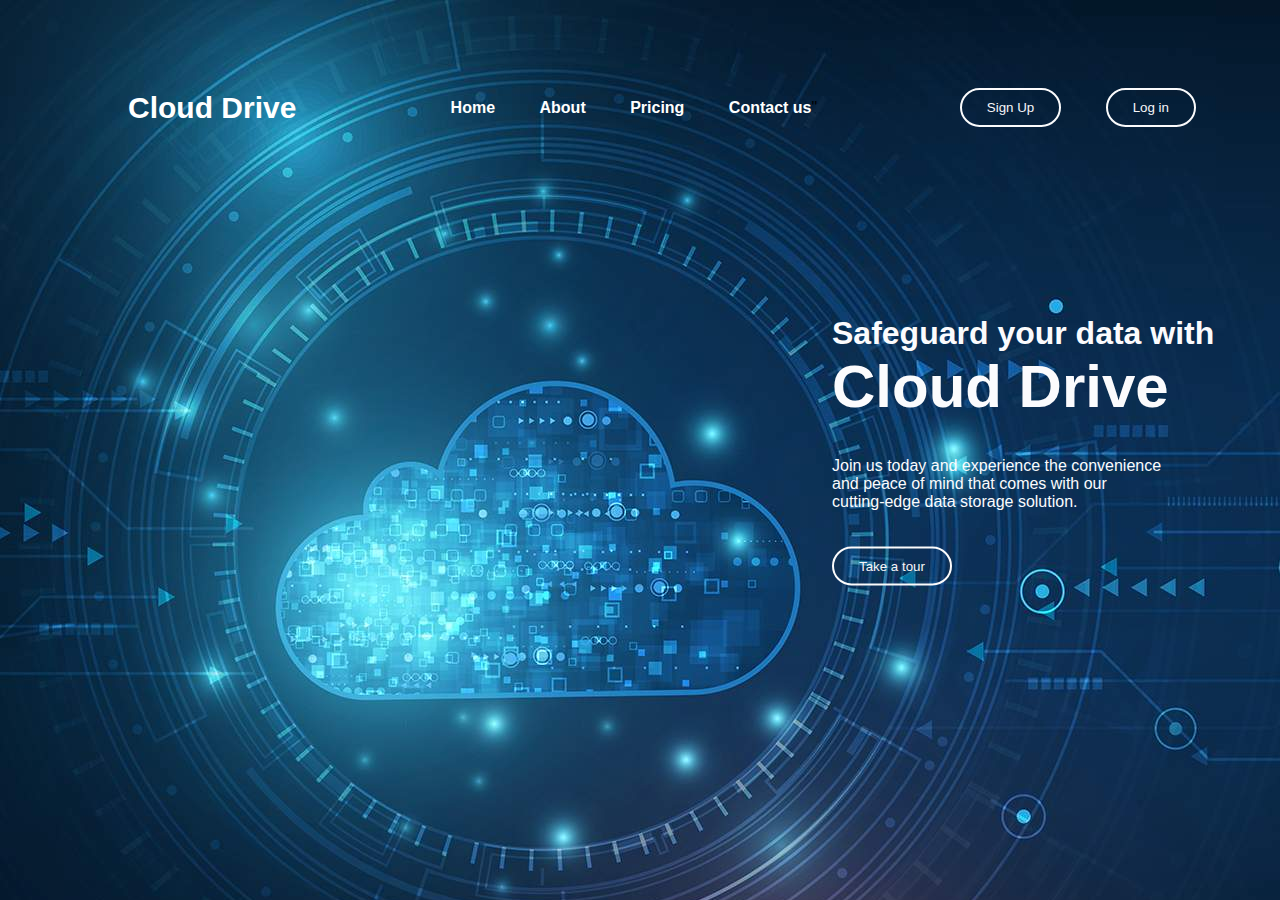
<file: index.html>
<html>
    <head>
        <title>Home Page</title>
        <link rel="stylesheet" href="style.css">
    </head>
    <body style="background-color: antiquewhite; background-image: url(types-of-cloud.jpg);">
    <div class="hero">
        <nav>
           <h1 class="logo" style="color: white ; font-size: 30px;">Cloud Drive</h1>
            <ul>
                <li><a href = "Home.html">Home</a></li>
                <li><a href = "about.html">About</a> </li>
                <li><a href = "services.html">Pricing</a> </li>
                <li><a href = "ContactUs.html">Contact us</a>" </li>
            </ul>
            <ul>
                <li><a href="login-form.html"><button type="button">Sign Up</button></a></li>
                <li><a href="login-form.html"><button type="button">Log in</button></a></li>
            </ul>
        </nav>
     </div>
    <div class="content">
            <h1>Safeguard your data with  </h1>
            <h1 style="font-size: 60;">Cloud Drive</h1>
            <br>
            <br>
            <p>Join us today and experience the convenience <br>and peace of mind that comes with our <br>cutting-edge data storage solution.

            </p>
            <br>
            <br>
            <a href="about.html"><button type="button">Take a tour</button></a>
    </div>

    </div>
    
    </body>

</html>
</file>
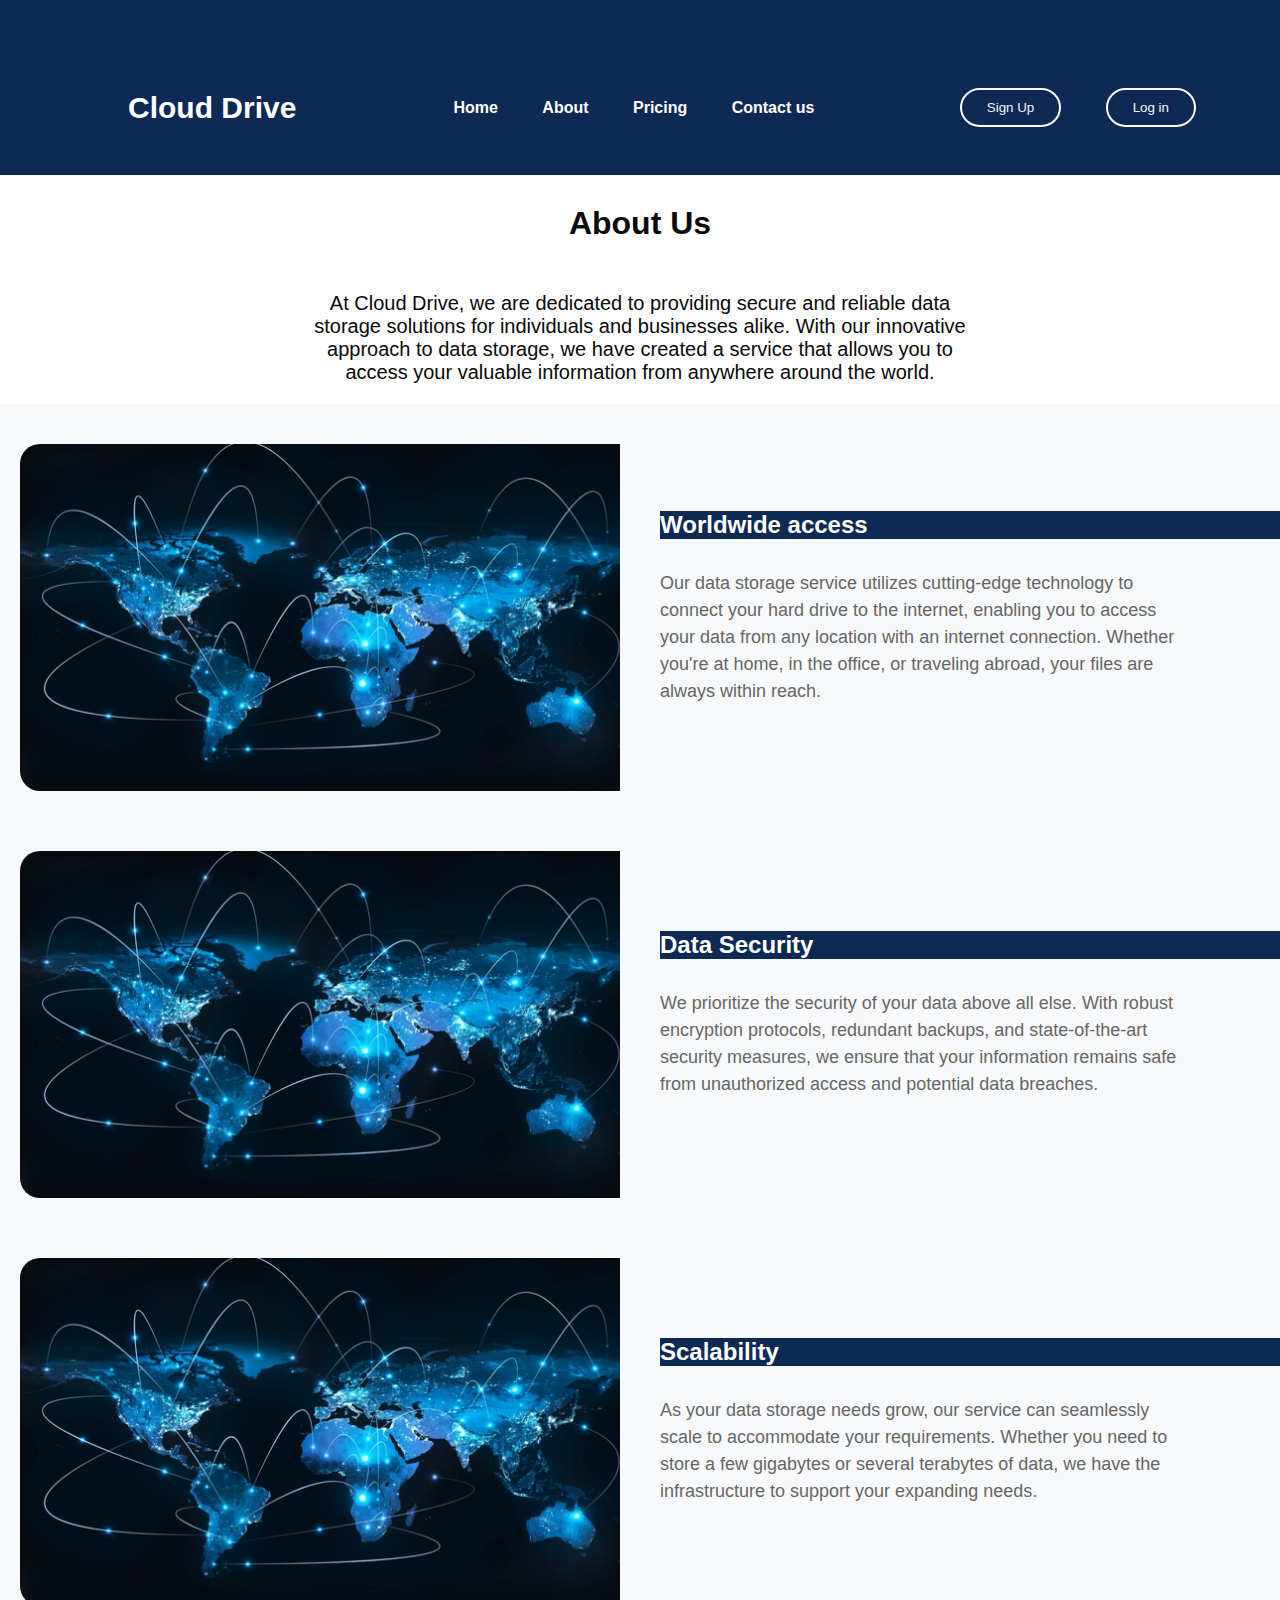
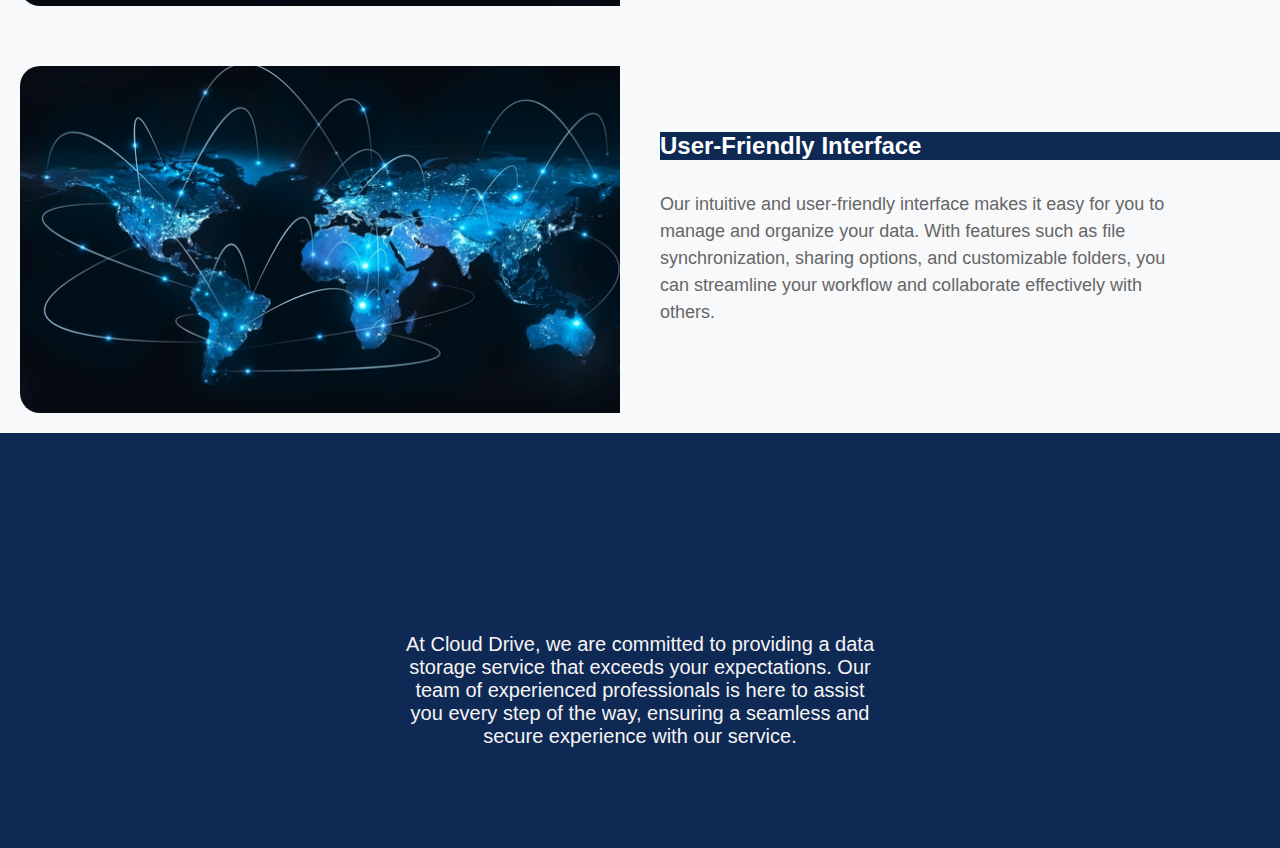
<file: about.html>
<HTML>
    <head>
        <title>About Us</title>
        <link rel="stylesheet" href="style.css">
    </head>
    <body class="about-body" >
        <nav>
            <h1 class="logo" style="color: white ; font-size: 30px;">Cloud Drive</h1>
             <ul>
                 <li><a href = "index.html">Home</a></li>
                 <li><a href = "about.html">About</a> </li>
                 <li><a href = "services.html">Pricing</a> </li>
                 <li><a href = "ContactUs.html">Contact us</a></li>
             </ul>
             <ul>
                 <li><a href="login-form.html"><button type="button">Sign Up</button></a></li>
                 <li><a href="login-form.html"><button type="button">Log in</button></a></li>
             </ul>
             
         </nav>
        <div class="heading" style=" background-color: white;">
            <h1>About Us</h1>
            <p>At Cloud Drive,
                 we are dedicated to providing
                  secure and reliable data 
                  storage solutions for
                   individuals and businesses 
                   alike. With our innovative 
                   approach to data storage,
                    we have created a service 
                    that allows you to access 
                    your valuable information 
                    from anywhere around the 
                    world.
            </p>
        </div>
        <div class="container1">
            <section class="about">
                <div class="about-image">
                    <img src="download.jpeg">
                 </div>
                 <div class="about-content">
                    <h2>Worldwide access</h2>
                    <p>
                        Our data storage service utilizes cutting-edge technology to connect your
                         hard drive to the internet, enabling you to access your data from any location with an internet connection. Whether you're at home,
                         in the office, or traveling abroad, your files are always within reach.
                    </p>
                 </div>
            </section>
            <section class="about">
                <div class="about-image">
                    <img src="download.jpeg">
                 </div>
                 <div class="about-content">
                    <h2>Data Security</h2>
                    <p>
                        We prioritize the security of your data above all else. With robust encryption protocols, 
                        redundant backups, and state-of-the-art security measures, 
                        we ensure that your information remains safe from unauthorized access and potential data breaches.
                    </p>
                 </div>
            </section>
            <section class="about">
                <div class="about-image">
                    <img src="download.jpeg">
                 </div>
                 <div class="about-content">
                    <h2>Scalability</h2>
                    <p>
                        As your data storage needs grow, our service can seamlessly scale to accommodate your requirements.
                         Whether you need to store a few gigabytes or several terabytes of data, we have the 
                         infrastructure to support your expanding needs.
                    </p>
                 </div>
            </section>
            <section class="about">
                <div class="about-image">
                    <img src="download.jpeg">
                 </div>
                 <div class="about-content">
                    <h2>User-Friendly Interface</h2>
                    <p>
                        Our intuitive and user-friendly interface makes it easy for you to manage and organize 
                        your data. With features such as file synchronization, 
                        sharing options, and customizable folders, you can streamline your 
                        workflow and collaborate effectively with others.
                    </p>
                 </div>
            </section>
        </div>
        <div class="last-section">
            <p>At Cloud Drive, we are committed to providing a data storage service that exceeds your expectations. Our team of experienced
                 professionals is here to assist you every step of the way, ensuring a seamless and secure experience with our service.
            </p>
        </div>
    </body>
</HTML>
</file>
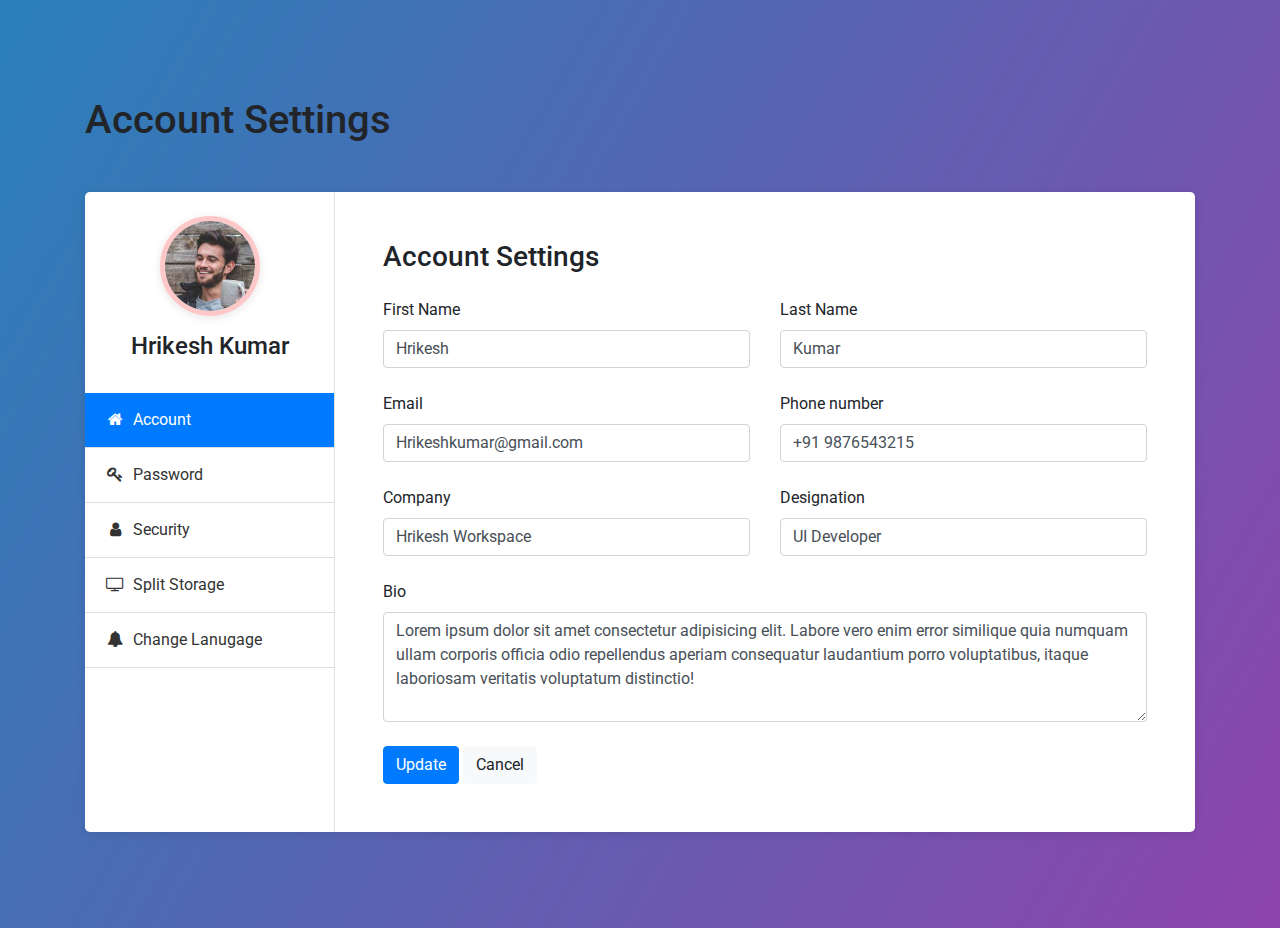
<file: account-setting.html>
<!DOCTYPE html>
<html lang="en">
<head>
	<meta charset="UTF-8">
	<title>Account Settings UI Design</title>
	<meta content="width=device-width, initial-scale=1, maximum-scale=1, user-scalable=no" name="viewport">
	<link rel="stylesheet" type="text/css" href="https://stackpath.bootstrapcdn.com/bootstrap/4.3.1/css/bootstrap.min.css">
	<link rel="stylesheet" href="https://stackpath.bootstrapcdn.com/font-awesome/4.7.0/css/font-awesome.min.css">
	<link rel="stylesheet" type="text/css" href="style2.css">
</head>
<body>
	<section class="py-5 my-5">
		<div class="container">
			<h1 class="mb-5">Account Settings</h1>
			<div class="bg-white shadow rounded-lg d-block d-sm-flex">
				<div class="profile-tab-nav border-right">
					<div class="p-4">
						<div class="img-circle text-center mb-3">
							<img src="hrikesh.jpg" alt="Image" class="shadow">
						</div>
						<h4 class="text-center">Hrikesh Kumar</h4>
					</div>
					<div class="nav flex-column nav-pills" id="v-pills-tab" role="tablist" aria-orientation="vertical">
						<a class="nav-link active" id="account-tab" data-toggle="pill" href="#account" role="tab" aria-controls="account" aria-selected="true">
							<i class="fa fa-home text-center mr-1"></i> 
							Account
						</a>
						<a class="nav-link" id="password-tab" data-toggle="pill" href="#password" role="tab" aria-controls="password" aria-selected="false">
							<i class="fa fa-key text-center mr-1"></i> 
							Password
						</a>
						<a class="nav-link" id="security-tab" data-toggle="pill" href="#security" role="tab" aria-controls="security" aria-selected="false">
							<i class="fa fa-user text-center mr-1"></i> 
							Security
						</a>
						<a class="nav-link" id="application-tab" data-toggle="pill" href="#application" role="tab" aria-controls="application" aria-selected="false">
							<i class="fa fa-tv text-center mr-1"></i> 
							Split Storage
						</a>
						<a class="nav-link" id="notification-tab" data-toggle="pill" href="#notification" role="tab" aria-controls="notification" aria-selected="false">
							<i class="fa fa-bell text-center mr-1"></i> 
							Change Lanugage
						</a>
						
					</div>
				</div>
				<div class="tab-content p-4 p-md-5" id="v-pills-tabContent">
					<div class="tab-pane fade show active" id="account" role="tabpanel" aria-labelledby="account-tab">
						<h3 class="mb-4">Account Settings</h3>
						<div class="row">
							<div class="col-md-6">
								<div class="form-group">
								  	<label>First Name</label>
								  	<input type="text" class="form-control" value="Hrikesh">
								</div>
							</div>
							<div class="col-md-6">
								<div class="form-group">
								  	<label>Last Name</label>
								  	<input type="text" class="form-control" value="Kumar">
								</div>
							</div>
							<div class="col-md-6">
								<div class="form-group">
								  	<label>Email</label>
								  	<input type="text" class="form-control" value="Hrikeshkumar@gmail.com">
								</div>
							</div>
							<div class="col-md-6">
								<div class="form-group">
								  	<label>Phone number</label>
								  	<input type="text" class="form-control" value="+91 9876543215">
								</div>
							</div>
							<div class="col-md-6">
								<div class="form-group">
								  	<label>Company</label>
								  	<input type="text" class="form-control" value="Hrikesh Workspace">
								</div>
							</div>
							<div class="col-md-6">
								<div class="form-group">
								  	<label>Designation</label>
								  	<input type="text" class="form-control" value="UI Developer">
								</div>
							</div>
							<div class="col-md-12">
								<div class="form-group">
								  	<label>Bio</label>
									<textarea class="form-control" rows="4">Lorem ipsum dolor sit amet consectetur adipisicing elit. Labore vero enim error similique quia numquam ullam corporis officia odio repellendus aperiam consequatur laudantium porro voluptatibus, itaque laboriosam veritatis voluptatum distinctio!</textarea>
								</div>
							</div>
						</div>
						<div>
							<button class="btn btn-primary">Update</button>
							<button class="btn btn-light">Cancel</button>
						</div>
					</div>
					<div class="tab-pane fade" id="password" role="tabpanel" aria-labelledby="password-tab">
						<h3 class="mb-4">Password Settings</h3>
						<div class="row">
							<div class="col-md-6">
								<div class="form-group">
								  	<label>Old password</label>
								  	<input type="password" class="form-control">
								</div>
							</div>
						</div>
						<div class="row">
							<div class="col-md-6">
								<div class="form-group">
								  	<label>New password</label>
								  	<input type="password" class="form-control">
								</div>
							</div>
							<div class="col-md-6">
								<div class="form-group">
								  	<label>Confirm new password</label>
								  	<input type="password" class="form-control">
								</div>
							</div>
						</div>
						<div>
							<button class="btn btn-primary">Update</button>
							<button class="btn btn-light">Cancel</button>
						</div>
					</div>
					<div class="tab-pane fade" id="security" role="tabpanel" aria-labelledby="security-tab">
						<h3 class="mb-4">Security Settings</h3>
						<div class="row">
							<div class="col-md-6">
								<div class="form-group">
								  	<label>Login</label>
								  	<input type="text" class="form-control">
								</div>
							</div>
							<div class="col-md-6">
								<div class="form-group">
								  	<label>Two-factor auth</label>
								  	<input type="text" class="form-control">
								</div>
							</div>
							<div class="col-md-6">
								<div class="form-group">
									<div class="form-check">
										<input class="form-check-input" type="checkbox" value="" id="recovery">
										<label class="form-check-label" for="recovery">
										Recovery
										</label>
									</div>
								</div>
							</div>
						</div>
						<div>
							<button class="btn btn-primary">Update</button>
							<button class="btn btn-light">Cancel</button>
						</div>
					</div>
					<div class="tab-pane fade" id="application" role="tabpanel" aria-labelledby="application-tab">
						<h3 class="mb-4">Split Storage</h3>
						<div class="row">
							<div class="col-md-6">
								<div class="form-group">
									<div class="form-check">
										
										<label class="form-check-label" for="Select">
										<b>Split Options</b>
										</label>
										<select id="select" name="select">
											<option value="option1">Half?</option>
											<option value="option2">Revert back to Full storage</option>
										  </select>
									</div>
									
								</div>
							</div>
						</div>
						<div>
							<button class="btn btn-primary">Update</button>
							<button class="btn btn-light">Cancel</button>
						</div>
					</div>
					<div class="tab-pane fade" id="notification" role="tabpanel" aria-labelledby="notification-tab">
						<h3 class="mb-4">Change Lanugage</h3>
						<div class="form-group">
							<div class="form-check">
										
								<label class="form-check-label" for="Select">
								<b>Language Options</b>
								</label>
								<select id="select" name="select">
									<option value="option1">English</option>
									<option value="option2">Bengali</option>
									<option value="option2">Hindi</option>
									<option value="option2">Tamil</option>
									<option value="option2">Telugu</option>
								  </select>
							</div>
						</div>
					 
						<div>
							<button class="btn btn-primary">Update</button>
							<button class="btn btn-light">Cancel</button>
						</div>
					</div>
				</div>
			</div>
		</div>
	</section>


	<script src="https://code.jquery.com/jquery-3.2.1.slim.min.js"></script>
	<script src="https://cdnjs.cloudflare.com/ajax/libs/popper.js/1.12.9/umd/popper.min.js"></script>
	<script src="https://maxcdn.bootstrapcdn.com/bootstrap/4.0.0/js/bootstrap.min.js"></script>
</body>
</html>
</file>
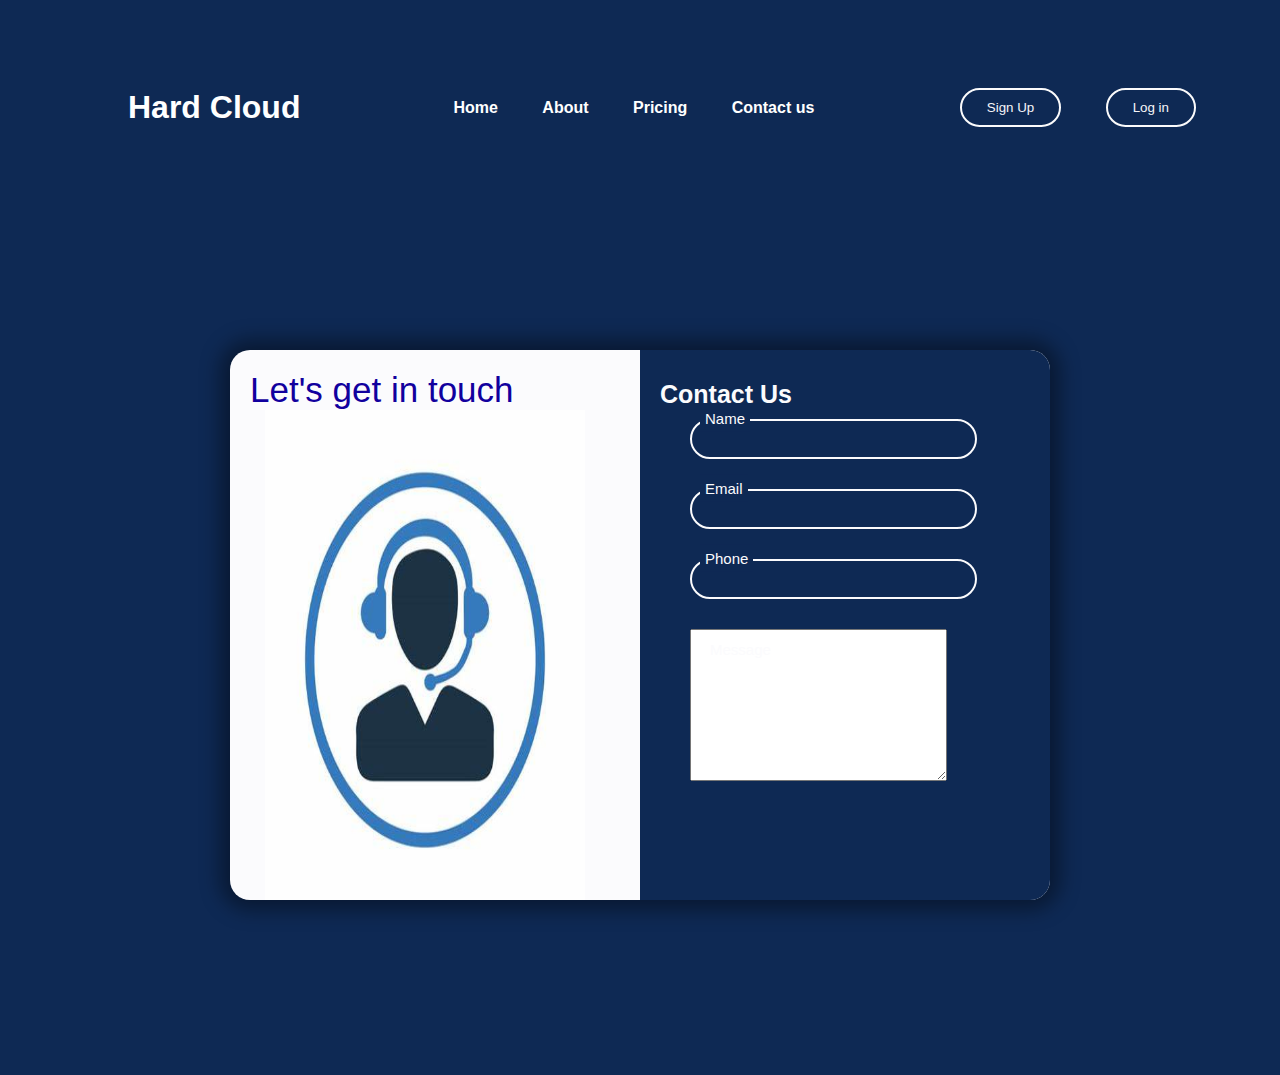
<file: ContactUs.html>
<html>
    <head>
        <title>Contact Us</title>
        <link rel="stylesheet" href="style.css">
    </head>
    <body>
        <nav style="background-color: #0E2954;;">
            <h1 class="logo" style="color: white ;">Hard Cloud</h1>
             <ul>
                 <li><a href = "index.html">Home</a></li>
                 <li><a href = "about.html">About</a></li>
                 <li><a href = "services.html">Pricing</a></li>
                 <li><a href = "ContactUs.html">Contact us</a></li>
             </ul>
             <ul>
                 <li><a href="login-form.html"><button type="button">Sign Up</button></a></li>
                 <li><a href="login-form.html"><button type="button">Log in</button></a></li>
             </ul>
             
         </nav>
        <div class="container">
            <div class="item">
                <div class="contact">
                <div class="first-text">Let's get in touch</div>
                <img src="OIP.jpeg" class="image">
            </div>
                <div class="submit-form">
                    <h4 class="third-text">Contact Us</h4>
                    <form action="">
                        <div class="input-box">
                            <input type="text" class="input">
                            <label for="">Name</label>
                        </div>
                        <div class="input-box">
                            <input type="email" class="input">
                            <label for="">Email</label>
                        </div>
                        <div class="input-box">
                            <input type="tel" class="input">
                            <label for="">Phone</label>
                        </div>
                        <div class="input-box">
                            <textarea name="" id="message" cols="30" rows="10"></textarea>
                            <label for="">Message</label>
                        </div>
                    </form>
                </div>
            </div>
        </div>
    </body>
</html>
</file>
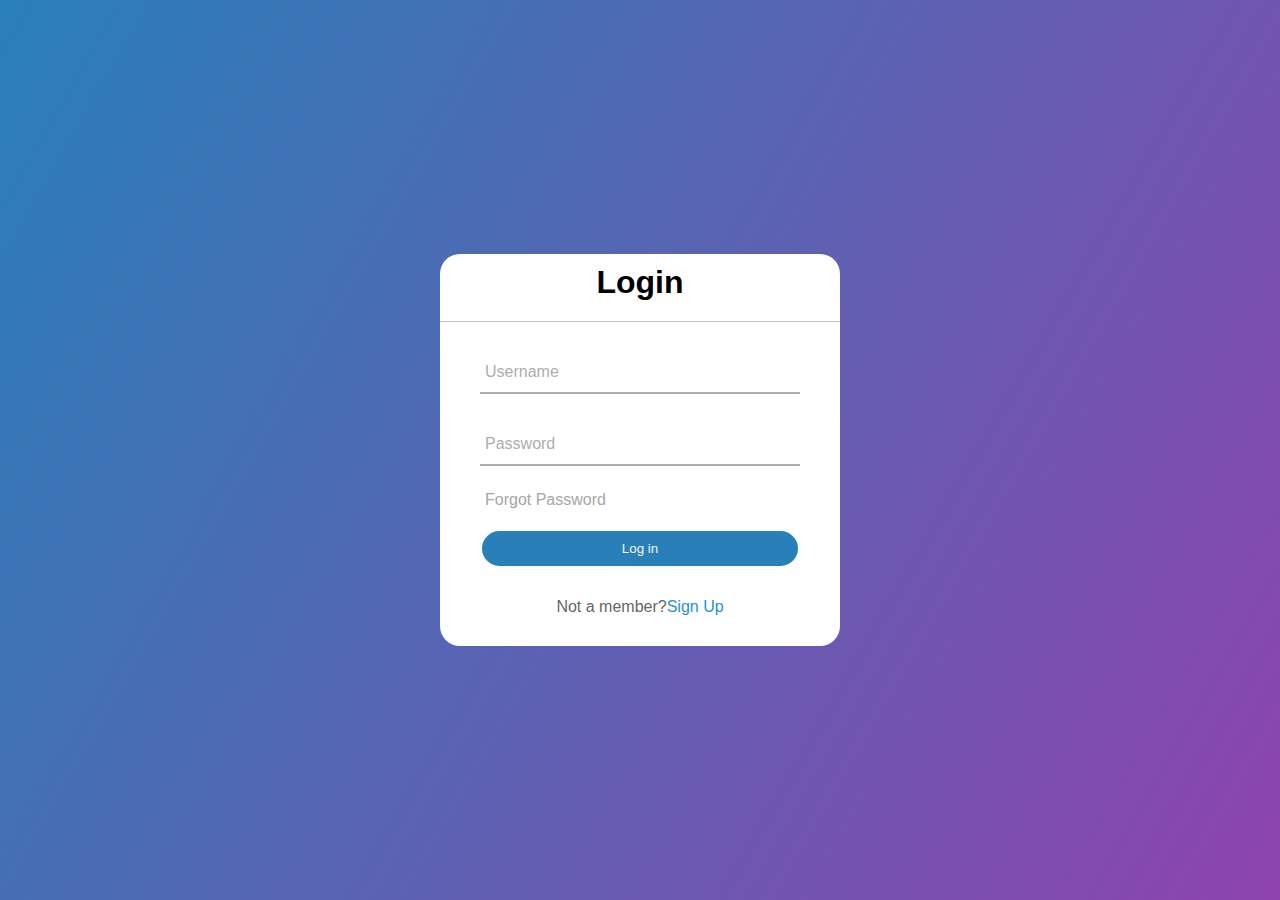
<file: login-form.html>
<HTML>
    <head>
        <title>Login</title>
        <link rel="stylesheet" href="style.css">
    </head>
    <body style="background: linear-gradient(120deg,#2980b9,#8e44ad);">
        <div class="center">
            <h1>Login</h1>
            <form method="post">
                <div class="txt-field">
                    <input type="text" required>
                    <label>Username</label>
                </div>
                <div class="txt-field">
                    <input type="password" required>
                    <label>Password</label>
                </div>
                <div class="pass">Forgot Password</div>
                <a href="login-page.html"><button type="button" style="background-color: #2980b9; width: 100%; text-align: center;">Log in</button></a>
                <div class="signup-link">
                    Not a member?<a href="#">Sign Up</a>
                </div>
            </form>
        </div>
    </body>
</HTML>
</file>
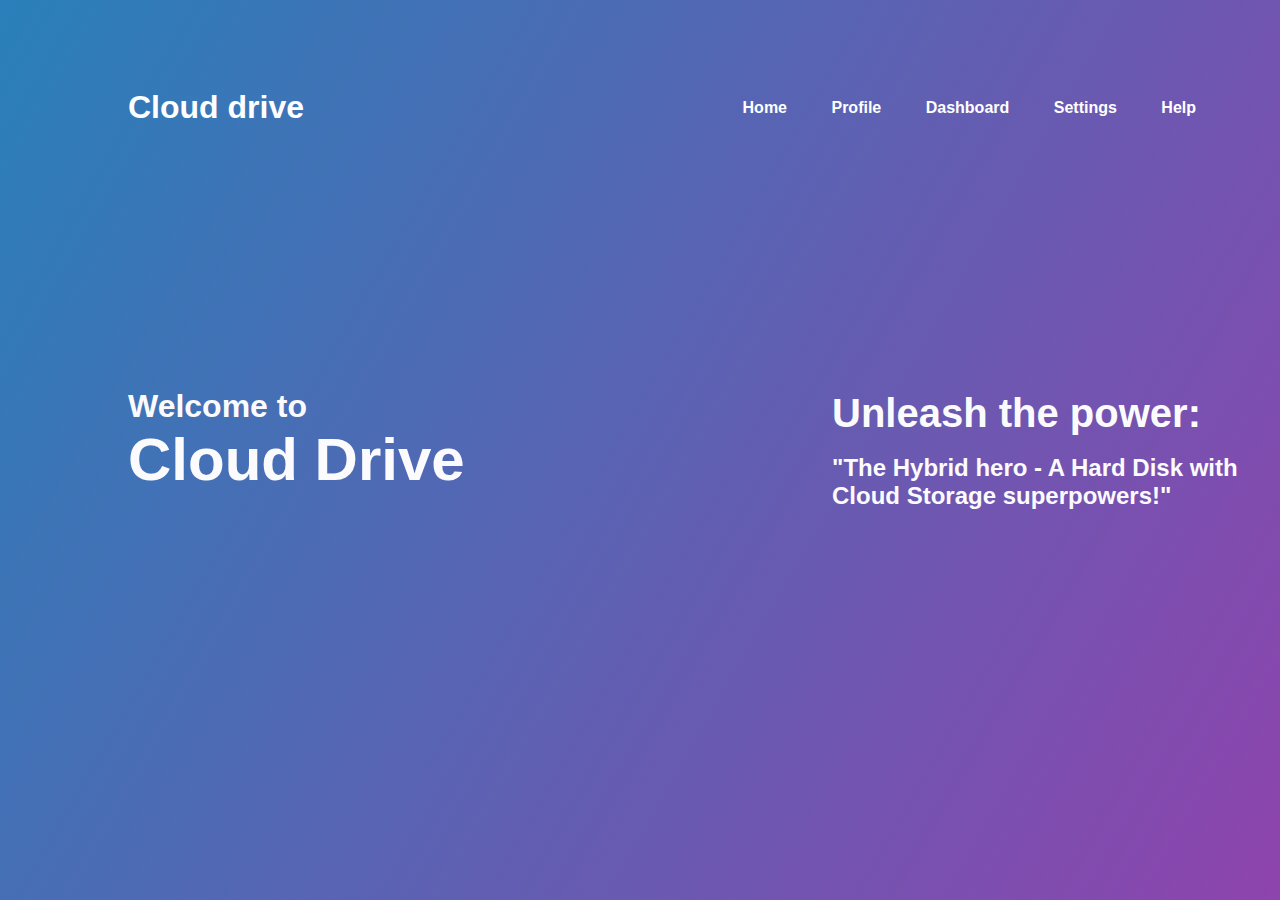
<file: login-page.html>
<html>
    <head>
        <title>Home Page</title>
        <link rel="stylesheet" href="style.css">
    </head>
    <body style="background: linear-gradient(120deg,#2980b9,#8e44ad);">
    <div class="hero">
        <nav>
           <h1 class="logo" style="color: white ;">Cloud drive</h1>
            <ul>
                <li><a href = "index.html">Home</a> </li>
                <li><a href = "profile.html">Profile</a></li>
                <!--<li><a href = "../cloud drive/storage.html">Storage</a> </li>-->
                <li><a href = "storage.html">Dashboard</a> </li>
                <li><a href = "account-setting.html">Settings</a> </li>
                <li><a href = "ContactUs.html">Help</a> </li>
            </ul>
           
        </nav>
     </div>
    <div class="content1">
            <h1>Welcome to   </h1>
            <h1 style="font-size: 60;">Cloud Drive</h1>
            <br>
            
    </div>
    <div class="content">
        <h1 style="font-size: 40px;">Unleash the power:</h1> <br>
        <h2>"The Hybrid hero - A Hard Disk with Cloud Storage superpowers!"</h2>
    </div>

    </div>
    
    </body>

</html>
</file>
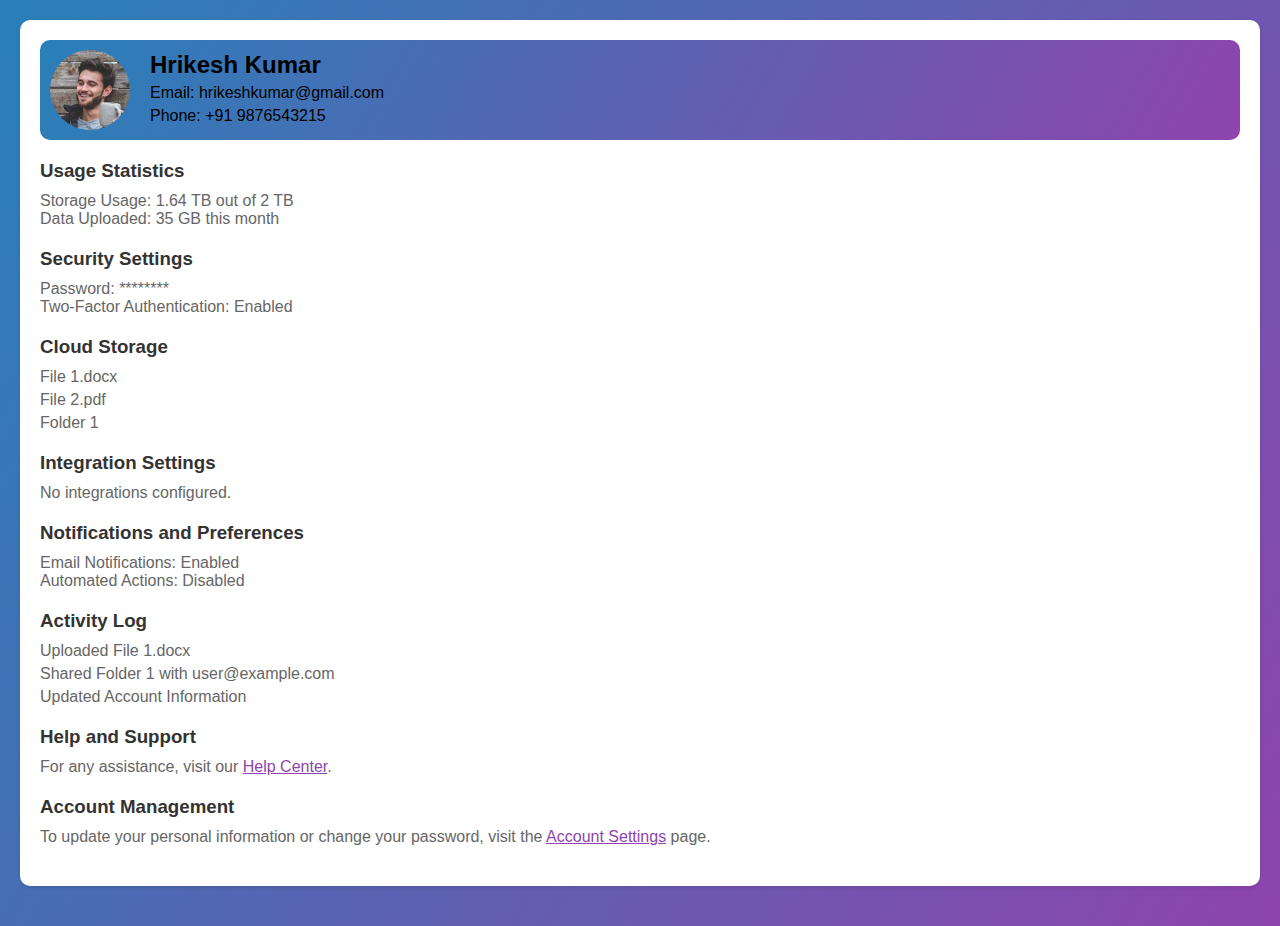
<file: profile.html>
<!DOCTYPE html>
<html>
<head>
    <title>Cloud App Profile</title>
    <style>
        /* CSS styles */
        body {
            font-family: Arial, sans-serif;
            margin: 0;
            padding: 20px;
            background: linear-gradient(120deg,#2980b9,#8e44ad);
        }

        .card {
            background-color: #ffffff;
            box-shadow: 0 2px 4px rgba(0, 0, 0, 0.1);
            padding: 20px;
            border-radius: 10px;
            margin-bottom: 20px;
            
        }

        .card-header {
            display: flex;
            align-items: center;
            margin-bottom: 20px;
            border-radius: 10px;
            margin-bottom: 20px;
            background: linear-gradient(120deg,#2980b9,#8e44ad);
            padding: 10px;
        }

        .profile-picture {
            width: 80px;
            height: 80px;
            border-radius: 50%;
            margin-right: 20px;
        }

        .profile-info {
            flex-grow: 1;
        }

        .profile-info h2 {
            margin: 0;
            color: rgb(0, 0, 0);
        }

        .profile-info p {
            margin: 5px 0;
            color: #000000;
        }

        .section {
            margin-bottom: 20px;
        }

        .section h3 {
            margin-top: 0;
            color: #333;
            margin-bottom: 10px;
        }

        .section p {
            margin: 0;
            color: #666;
        }

        .section ul {
            list-style: none;
            padding: 0;
            margin: 0;
        }

        .section li {
            color: #666;
            margin-bottom: 5px;
        }
        a:link, a:visited {
            
            color: #8e44ad;
            
        }
            
 

        a:hover, a:active {
            background-color: #fbfbfb;
        }
    </style>
</head>
<body>
    <div class="card">
        <div class="card-header">
            <img class="profile-picture" src="hrikesh.jpg" alt="Profile Picture">
            <div class="profile-info">
                <h2>Hrikesh Kumar</h2>
                <p>Email: hrikeshkumar@gmail.com</p>
                <p>Phone: +91 9876543215</p>
            </div>
        </div>

        

        <div class="section">
            <h3>Usage Statistics</h3>
            <p>Storage Usage: 1.64 TB out of 2 TB</p>
            <p>Data Uploaded: 35 GB this month</p>
        </div>

        <div class="section">
            <h3>Security Settings</h3>
            <p>Password: ********</p>
            <p>Two-Factor Authentication: Enabled</p>
        </div>

        

        <div class="section">
            <h3>Cloud Storage</h3>
            <ul>
                <li>File 1.docx</li>
                <li>File 2.pdf</li>
                <li>Folder 1</li>
            </ul>
        </div>

        <div class="section">
            <h3>Integration Settings</h3>
            <p>No integrations configured.</p>
        </div>

        <div class="section">
            <h3>Notifications and Preferences</h3>
            <p>Email Notifications: Enabled</p>
            <p>Automated Actions: Disabled</p>
        </div>

        <div class="section">
            <h3>Activity Log</h3>
            <ul>
                <li>Uploaded File 1.docx</li>
                <li>Shared Folder 1 with user@example.com</li>
                <li>Updated Account Information</li>
            </ul>
        </div>

        <div class="section">
            <h3>Help and Support</h3>
            <p>For any assistance, visit our <a href="help.html">Help Center</a>.</p>
        </div>

        <div class="section">
            <h3>Account Management</h3>
            <p>To update your personal information or change your password, visit the <a href="D:\Web D\hackathon settings\index.html">Account Settings</a> page.</p>
        </div>
    </div>

    <script>
        // JavaScript code (if needed)
    </script>
</body>
</html>
</file>
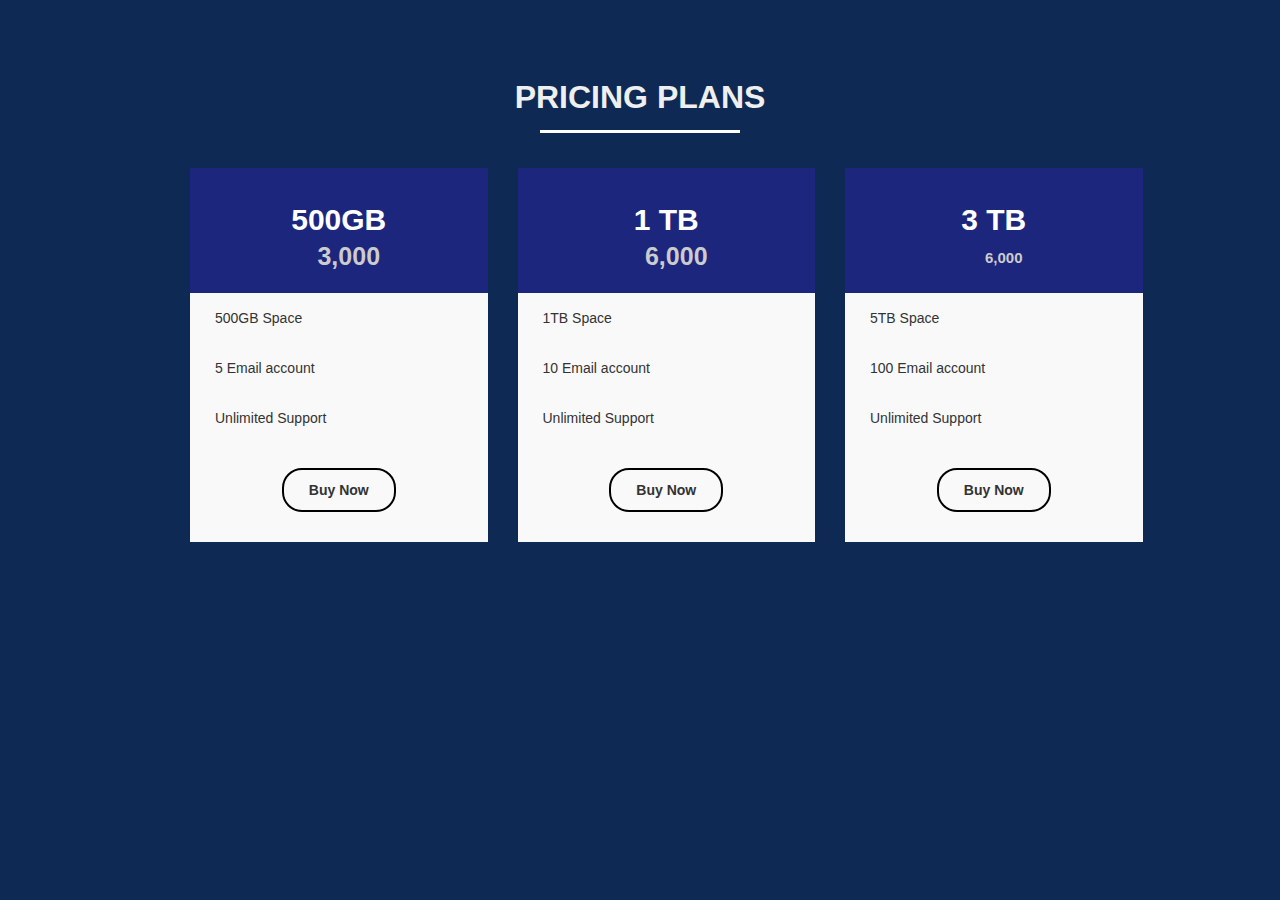
<file: services.html>
<html>
    <head>
        <title>Services</title>
        <link rel="stylesheet" href="style.css">
        <!-- Latest compiled and minified CSS -->
<link rel="stylesheet" href="https://cdn.jsdelivr.net/npm/bootstrap@3.3.7/dist/css/bootstrap.min.css" 
integrity="sha384-BVYiiSIFeK1dGmJRAkycuHAHRg32OmUcww7on3RYdg4Va+PmSTsz/K68vbdEjh4u" 
crossorigin="anonymous">
<link rel="stylesheet" href="https://cdnjs.cloudflare.com/ajax/libs/font-awesome/6.4.0/css/all.min.css" 
integrity="sha512-iecdLmaskl7CVkqkXNQ/ZH/XLlvWZOJyj7Yy7tcenmpD1ypASozpmT/E0iPtmFIB46ZmdtAc9eNBvH0H/ZpiBw==" 
crossorigin="anonymous"
 referrerpolicy="no-referrer" />
    </head>
    <body class="service-body" style="background-color: #0e2954;">
        
        <section class="price-table">
            <div class="service-container">
                <h1 class="pricing-plan">PRICING PLANS</h1>
                <div class="row">
                    <div class="col-md-3">
                        <div class="single-price">
                        <div class="price-head">
                            <h2>500GB</h2>
                            <p><i class="fa fa-inr" style="color: azure;"></i>3,000<span></span></p>
                        </div>
                        <div class="price-content">
                            <ul>
                                <li ><i class="fa-solid fa-circle-check">
                                </i> 500GB Space</li>
                                <li><i class="fa-solid fa-circle-check">
                                </i> 5 Email account</li>
                                <li><i class="fa-solid fa-circle-xmark">
                                </i> Unlimited Support</li>
                            </ul>
                        </div>
                        <div class="price-bottom">
                            <button type="button" style="font-weight: bold; border-color: black;">Buy Now</button>
                        </div>
            
                        </div>

                    </div>
                    <div class="col-md-3">
                        <div class="single-price">
                        <div class="price-head">
                            <h2>1 TB</h2>
                            <p><i class="fa fa-inr" style="color: azure;"></i>6,000<span></span></p>
                        </div>
                        <div class="price-content">
                            <ul>
                                <li ><i class="fa-solid fa-circle-check">
                                </i> 1TB Space</li>
                                <li><i class="fa-solid fa-circle-check">
                                </i> 10 Email account</li>
                                <li><i class="fa-solid fa-circle-check">
                                </i> Unlimited Support</li>
                            </ul>
                        </div>
                        <div class="price-bottom">
                            <button type="button" style="font-weight: bold; border-color: black;">Buy Now</button>
                        </div>
            
                        </div>

                    </div>
                    <div class="col-md-3">
                        <div class="single-price">
                        <div class="price-head">
                            <h2>3 TB</h2>
                            <p><span><i class="fa fa-inr" style="color: azure;"></i> 6,000</span></p>
                        </div>
                        <div class="price-content">
                            <ul>
                                <li ><i class="fa-solid fa-circle-check">
                                </i> 5TB Space</li>
                                <li><i class="fa-solid fa-circle-check">
                                </i> 100 Email account</li>
                                <li><i class="fa-solid fa-circle-check">
                                </i> Unlimited Support</li>
                            </ul>
                        </div>
                        <div class="price-bottom">
                            <button type="button" style="font-weight: bold; border-color: black;">Buy Now</button>
                        </div>
            
                        </div>

                    </div>
                </div>
            </div>
        </section>
    </body>
</html>
</file>
<file: style.css>
*{
    margin: 0;
    padding: 0;
    font-family: sans-serif;  
}
.hero{
    width: 100%;
    height: 100vh;
    
    background-size: cover;
    background-position: center;
    position: relative;
    overflow: hidden;
}
.logo{
    width: 200px;
    cursor: pointer;
}
nav{
    width: 85%;
    height: 15%;
    margin: auto;
    display: flex;
    align-items: center;
    justify-content: space-between;
    padding-top: 40px;
    padding-left: 10%;
    padding-right: 10%;
}
nav ul li{
    list-style-type: none;
    display: inline-block;
    padding: 10px 20px;

}
nav ul li a{
    color: white;
    text-decoration: none;
    font-weight: bold;
}
nav ul li a:hover{
    color:deepskyblue;
    transition: .3s;
}
button{
    color: rgb(246, 245, 248);
    padding: 10px 25px;
    background: transparent;
    border: 2px solid rgb(251, 251, 252);
    border-radius: 20px;
    outline: none;
    cursor: pointer;
}
button:hover{
    transform: scale(1.3);
    color: aliceblue;
    cursor: pointer;
    background-color: #0E2954;
}
.content{
    color: #fbfbfd;
    position: absolute;
    top: 50%;
    left: 65%;
    transform: translateY(-50%);
    z-index: 2;
}
.container{
    position: relative;
    width: 100%;
    height: 100vh;
    background: #0E2954;
    display: flex;
    justify-content: center;
    align-items: center;
}
.item{
    width: 100%;
    height: 550px;
    max-width: 820px;
    background-color: #fbfbfd;
    border-radius: 20px;
    box-shadow: 0 0 20px 10px rgba(0,0,0,.4);
    overflow: hidden;
    grid-template-columns: repeat(2,1fr);
    display: grid;
    z-index: 1000;
}
.submit-form{
    background: #0E2954;
}
.first-text{
    color:rgb(17, 0, 158);
    padding-left: 20px;
    padding-top: 20px;
    font-size: 35px;
}
.image{
    height: 500px;
    width: 320px;
    padding-left: 35px;
}
.third-text{
    font-size: 25px;
    position: relative;
    top: 20px;
    left: 20px;
    padding-top: 10px;
    color: #fbfbfd;
}
form{
    padding: 0 50px;
    height: 100%;
    width: 100%;
    overflow: hidden;
}
.input-box{
    height: 40px;
    width: 70%;
    margin: 30px 0;
    position: relative;
}
.input{
    width: 100%;
    height: 100%;
    background: transparent;
    border: 2px solid #fbfbfd;
    border-radius: 20px;
    outline: none;
    padding-left: 10px;
    color: #fbfbfd;
    font-size: 16px;

}
.input-box label{
    position: absolute;
    top: 50%;
    left: 10px;
    padding-left: 10px;
    transform: translateY(-50%);
    font-size: 15px;
    font-weight: 500;
    color: #fbfbfd;
}
.input-box.input:focus ~ label,
.input-box .input:valid ~ label{
    top: -1px ;
    left: 10px;
    background-color: #0E2954;
    font-weight: 500;
    padding: 5px;
}

.pricing-plan{
    font-family: sans-serif;
    font-size: 32px;
    font-weight: bold;
    text-align: center;
    color: #efefef;
}
.pricing-plan:after{
    content: '';
    background: white;
    display: block;
    height: 3px;
    width: 200px;
    margin: 15px auto;
}
.price-table{
    padding: 60px 0;
}
.single-price{
    margin: 20px auto;
    margin-left: 190px;
    display: inline;
    float: left;
    width: 100%;
    background-color:#f9f9fa;
    transition: 0.5s;
}
.single-price:hover{
    box-shadow: 0 20px 20px white;
}
.price-head{
    background-color: #1D267D;
    display: inline;
    float: left;
    padding: 10px 5px;
    text-align: center;
    width: 100%;
}
.price-head h2{
    color: white;
    font-size: 30px;
    font-weight: bold;
    margin-bottom: 0;
    padding: 5px;
    text-transform: uppercase;
}
.price-head p{
    color: #ccc;
    font-size: 25px;
    font-weight: bold;
    line-height: 30px;
}
span{
    font-size: 15px;

}
.price-content{
    display: inline;
    float: left;
    width: 100%;
    padding: 0 15px;
    padding: 0 15px;
}
ul li{
    padding: 15px 10px;
    list-style: none;
}
ul li last-style:last-child{
    border: none;
}
.fa{
    padding: 0 10px;
    color: red;
    font-size: 20px;

}
.fa-check-circle{
    color: green;
}

.price-bottom{
    display: inline;
    float: left;
    padding: 15px 15px 30px;
    text-align: center;
    width: 100%;
}
/*About Section*/
.about-body{
   background-color: #0E2954;
    background-size: cover;
}
.heading{
    text-align: center;
    padding-top: 30px;
    color: rgb(11, 11, 11);
}
.about-us-heading:after{
    content: '';
    background: rgb(253, 249, 249);
    display: block;
    height: 3px;
    width: 200px;
    margin: 15px auto;
}
.heading p{
    font-size: 20px;
    color:#090a0a;
    padding-bottom: 20px;
    margin-left: 300px;
    margin-right: 300px;
    margin-top: 50px;
    text-align: center;
}

.about{
    display: flex;
    justify-content: space-between;
    align-items: center;
    flex-wrap: wrap;
}
.about-image{
    flex: 1;
    margin-right: 40px;
    overflow: hidden;
    margin-top: 40px;
    margin-bottom: 20px;
}
.about-image img{
    max-width: 100%;
    height: auto;
    display: block;
    transition: 0.5s ease;
    border-radius: 20px;
    margin-left: 20px;
}
.about-content{
    flex: 1;
}
.about-content h2{
    background-color: #0E2954;
    color: white;
}
.about-content p{
    padding-top: 5%;
    font-size: 18px;
    line-height: 1.5;
    color: #666;
    margin-right: 100px;
}
.container1{
    background-color: #f8f9fa;
}
.last-section{
    background-color:#0E2954;;
    color: #f7f4f4;
    font-size: 20px;
    margin-top: 100px;
    padding-bottom: 100px;
    padding-left: 400px;
    padding-right : 400px;
    padding-top: 100px;
    text-align: center;
}

/*Log in*/

.center{
    position: absolute;
    top: 50%;
    left: 50%;
    transform: translate(-50%,-50%);
    width: 400px;
    background: white;
    border-radius: 20px;
}
.center h1{
    text-align: center;
    padding: 0 0 20px 0;
    padding-top: 10px;
    border-bottom: 1px solid silver;
}
.center form{
    padding: 0 40px;
    box-sizing: border-box;
}
form .txt-field{
    position: relative;
    border-bottom: 2px solid #adadad;
    margin: 30px 0;
}
.txt-field input{
    width: 100%;
    padding: 0 5px;
    height: 40px;
    font-size: 16px;
    border: none;
    background: none;
    outline: none;
}
.txt-field label{
    position: absolute;
    top: 50%;
    left: 5px;
    color: #adadad;
    transform: translateY(-50%);
    font-size: 16px;
    pointer-events: none;
}
.txt-field span::before{
    content: '';
    position: absolute;
    top: 40px;
    left: 0;
    width: 100%;
    height: 2px;
    background: #2691d9;
}
.txt-field input:focus ~ label,
.txt-field input:valid ~label{
    top: -5px;
    color: #2691d9;

}
.txt-field input:focus ~ span::before,
.txt-field input:valid ~span::before{
   width: 100%;

}
.pass{
    margin: -5px 0 20px 5px;
    color: #a6a6a6;
    cursor: pointer;
}
.pass:hover{
    text-decoration: underline;
}
input[type="submit"]{
    width: 100%;
    height: 50px;
    border: 1px solid;
    background: #2691d9;
    border-radius: 25px;
    font-size: 18px;
    color: #e9f4fb;
    font-weight: 700;
    cursor: pointer;
    outline: none;
}
input[type="submit"]:hover{
    border-color: #2691d9;
    transition: .5s;

}
.signup-link{
    margin: 30px 0;
    text-align: center;
    font-size: 16px;
    color: #666666;
}
.signup-link a{
    color: #2691d9;
    text-decoration: none;
}
.signup-link a:hover{
    text-decoration: underline;
}
.content1{
    color: #fbfbfd;
    position: absolute;
    top: 50%;
    left: 10%;
    transform: translateY(-50%);
    z-index: 2;
}
</file>
<file: style2.css>
@import url("https://fonts.googleapis.com/css?family=Roboto:300,400,500,700&display=swap");
body {
	background: linear-gradient(120deg,#2980b9,#8e44ad);
	font-family: "Roboto", sans-serif;
}

.shadow {
	box-shadow: 0 2px 10px rgba(0, 0, 0, 0.1) !important;
}

.profile-tab-nav {
	min-width: 250px;
}

.tab-content {
	flex: 1;
}

.form-group {
	margin-bottom: 1.5rem;
}

.nav-pills a.nav-link {
	padding: 15px 20px;
	border-bottom: 1px solid #ddd;
	border-radius: 0;
	color: #333;
}
.nav-pills a.nav-link i {
	width: 20px;
}

.img-circle img {
	height: 100px;
	width: 100px;
	border-radius: 100%;
	border: 5px solid #FFC8C8;
}
</file>
